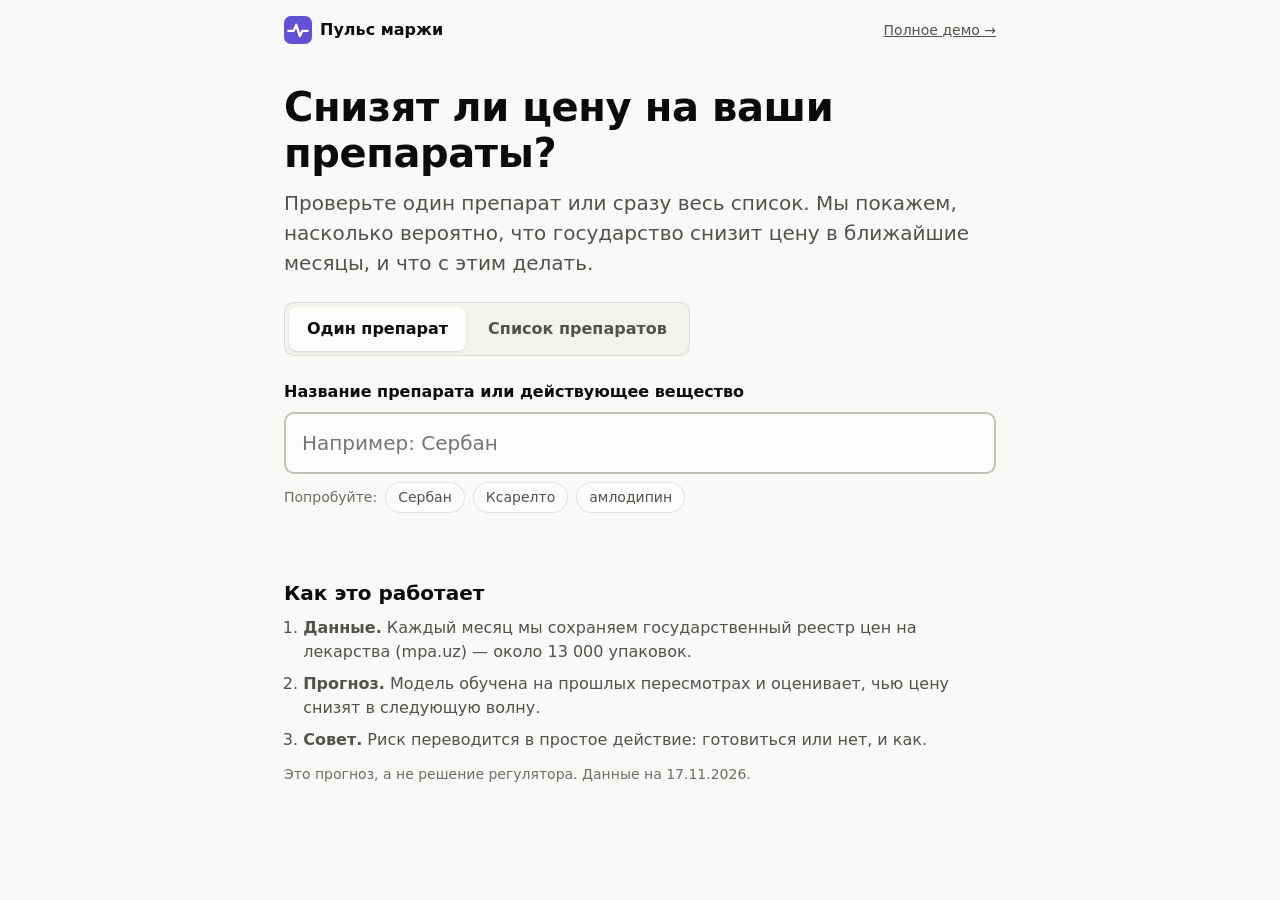
<file: web/check.html>
<!doctype html>
<html lang="ru">
<head>
  <meta charset="utf-8">
  <meta name="viewport" content="width=device-width, initial-scale=1">
  <meta http-equiv="Content-Security-Policy" content="default-src 'self'; script-src 'self'; style-src 'self'; img-src 'self' data:; connect-src 'self'; object-src 'none'; base-uri 'self'; form-action 'self'">
  <meta name="description" content="Проверьте, снизят ли цену на ваш препарат: прогноз пересмотра цен по госреестру Узбекистана">
  <title>Проверить препарат — Пульс маржи</title>
  <link rel="icon" href="data:image/svg+xml,%3Csvg xmlns='http://www.w3.org/2000/svg' viewBox='0 0 32 32'%3E%3Crect width='32' height='32' rx='8' fill='%236250d6'/%3E%3Cpath d='M5 17h6l3-7 4 13 3-6h6' fill='none' stroke='white' stroke-width='2.6' stroke-linecap='round' stroke-linejoin='round'/%3E%3C/svg%3E">
  <link rel="stylesheet" href="ds/tokens.css">
  <link rel="stylesheet" href="ds/components.css">
  <link rel="stylesheet" href="css/check.css">
  <script type="module" src="js/check.js"></script>
</head>
<body>
<header class="ck-top">
  <a class="ck-brand" href="check.html">
    <svg viewBox="0 0 32 32" aria-hidden="true"><rect width="32" height="32" rx="8" class="ck-logo"/><path d="M5 17h6l3-7 4 13 3-6h6" fill="none" stroke="#fff" stroke-width="2.6" stroke-linecap="round" stroke-linejoin="round"/></svg>
    Пульс маржи
  </a>
  <a class="ck-link" href="index.html">Полное демо →</a>
</header>

<main class="ck-main">
  <section class="ck-hero" aria-labelledby="ck-h1">
    <h1 id="ck-h1">Снизят ли цену на ваши препараты?</h1>
    <p class="ck-lead">Проверьте один препарат или сразу весь список. Мы покажем, насколько вероятно,
      что государство снизит цену в ближайшие месяцы, и что с этим делать.</p>

    <div class="ck-tabs" role="tablist" aria-label="Что проверить">
      <button type="button" role="tab" id="tab-one" aria-controls="panel-one" aria-selected="true">Один препарат</button>
      <button type="button" role="tab" id="tab-list" aria-controls="panel-list" aria-selected="false">Список препаратов</button>
    </div>

    <div id="panel-one" role="tabpanel" aria-labelledby="tab-one">
      <label class="ck-label" for="ck-q">Название препарата или действующее вещество</label>
      <input id="ck-q" class="ck-input" type="search" autocomplete="off" spellcheck="false"
             placeholder="Например: Сербан" aria-describedby="ck-examples" aria-controls="ck-results">
      <p class="ck-examples" id="ck-examples">Попробуйте:
        <button type="button" class="ck-example">Сербан</button>
        <button type="button" class="ck-example">Ксарелто</button>
        <button type="button" class="ck-example">амлодипин</button>
      </p>
      <p class="ck-status" id="ck-status" role="status" aria-live="polite"></p>
      <ul class="ck-results" id="ck-results"></ul>
    </div>

    <div id="panel-list" role="tabpanel" aria-labelledby="tab-list" hidden>
      <label class="ck-label" for="ck-list">Список препаратов — по одному в строке, дозировку можно добавить в конце</label>
      <textarea id="ck-list" class="ck-input ck-textarea" rows="7" spellcheck="false"
                placeholder="Сербан 20 мг&#10;Ксарелто&#10;амлодипин 5"></textarea>
      <div class="ck-file">
        <label class="btn" for="ck-file">Загрузить файл</label>
        <input id="ck-file" type="file" accept=".xlsx,.csv,.txt" class="sr-only">
        <span class="note">Excel, CSV или TXT: названия в первом столбце, дозировка — во втором (необязательно). До 200 строк.</span>
      </div>
      <button type="button" class="btn btn-primary ck-run" id="ck-run">Проверить список</button>
      <p class="ck-status" id="ck-list-status" role="status" aria-live="polite"></p>
      <div id="ck-batch"></div>
    </div>
  </section>

  <section class="ck-card" id="ck-card" hidden aria-live="polite"></section>

  <section class="ck-how" aria-labelledby="ck-how-h">
    <h2 id="ck-how-h">Как это работает</h2>
    <ol>
      <li><b>Данные.</b> Каждый месяц мы сохраняем государственный реестр цен на лекарства (mpa.uz) — около 13 000 упаковок.</li>
      <li><b>Прогноз.</b> Модель обучена на прошлых пересмотрах и оценивает, чью цену снизят в следующую волну.</li>
      <li><b>Совет.</b> Риск переводится в простое действие: готовиться или нет, и как.</li>
    </ol>
    <p class="note">Это прогноз, а не решение регулятора. Данные на 17.11.2026.</p>
  </section>
</main>
</body>
</html>
</file>
<file: web/ds/tokens.css>
/* Пульс маржи — токены дизайн-системы.
 *
 * Цвет кодирует смысл, а не украшает: один и тот же цвет значит одно и то же на всех экранах.
 *   --c-usd     синий    затраты и цены в долларах
 *   --c-uzs     песочный затраты в сумах
 *   --c-ours    фиолетовый наш препарат и наш план
 *   --c-alt     оранжевый «готовиться»: вероятность пересмотра выше порога
 *   --c-loss    красный  убыток, пересмотр, снижение цены   (статус, всегда с иконкой и подписью)
 *   --c-good    зелёный  то, что останется после пересмотра (статус, всегда с иконкой и подписью)
 *   --c-warn    жёлтый   то, что может уйти в потолок       (статус, всегда с иконкой и подписью)
 *
 * Палитра проверена на различимость при дальтонизме (ΔE OKLab ≥ 8) и контраст, отдельно
 * для светлой и тёмной темы. Песочный на светлом фоне ниже 3:1 — поэтому у него всегда есть
 * подпись и таблица (WCAG 2.2, 1.4.11).
 */
:root {
  color-scheme: light;
  --page: #f9f9f7;
  --surface: #fcfcfb;
  --surface-2: #f3f2ee;
  --ink: #0b0b0b;
  --ink-2: #52514e;
  --ink-3: #6f6d68;
  --grid: #e1e0d9;
  --axis: #c3c2b7;
  --line-muted: #b9b7ae;
  --border: rgba(11, 11, 11, 0.10);
  --shadow: 0 1px 2px rgba(11, 11, 11, 0.06), 0 8px 24px rgba(11, 11, 11, 0.06);

  --c-usd: #2a78d6;
  --c-usd-wash: rgba(42, 120, 214, 0.12);
  --c-uzs: #eda100;
  --c-uzs-wash: rgba(237, 161, 0, 0.14);
  --c-ours: #6250d6;
  --c-ours-wash: rgba(98, 80, 214, 0.12);
  --c-alt: #eb6834;
  --c-loss: #d03b3b;
  --c-loss-wash: rgba(208, 59, 59, 0.12);
  --c-good: #0ca30c;
  --c-good-text: #006300;
  --c-warn: #fab219;
  --c-warn-text: #8a5a00;
  --on-fill: #ffffff;
  --on-fill-light: #0b0b0b;

  --font: system-ui, -apple-system, "Segoe UI", Roboto, "Helvetica Neue", Arial, sans-serif;
  --fs-xs: 12px;
  --fs-sm: 14px;
  --fs-md: 16px;
  --fs-lg: 20px;
  --fs-xl: 28px;
  --fs-2xl: clamp(28px, 3.2vw, 44px);
  --fs-hero: clamp(44px, 5.4vw, 76px);

  --sp-1: 4px;
  --sp-2: 8px;
  --sp-3: 12px;
  --sp-4: 16px;
  --sp-5: 24px;
  --sp-6: 32px;
  --sp-7: 48px;
  --sp-8: 64px;

  --r-sm: 6px;
  --r-md: 10px;
  --r-lg: 16px;
  --r-pill: 999px;

  --focus: 0 0 0 3px var(--surface), 0 0 0 5px var(--c-ours);
  --ease: cubic-bezier(.2, .7, .2, 1);
  --dur: 240ms;
}

@media (prefers-color-scheme: dark) {
  :root:where(:not([data-theme="light"])) {
    color-scheme: dark;
    --page: #0d0d0d;
    --surface: #1a1a19;
    --surface-2: #232321;
    --ink: #f0efec;
    --ink-2: #c3c2b7;
    --ink-3: #9d9b93;
    --grid: #2c2c2a;
    --axis: #383835;
    --line-muted: #4a4945;
    --border: rgba(255, 255, 255, 0.10);
    --shadow: 0 1px 2px rgba(0, 0, 0, 0.4), 0 8px 24px rgba(0, 0, 0, 0.3);
    --c-usd: #3987e5;
    --c-usd-wash: rgba(57, 135, 229, 0.16);
    --c-uzs: #c98500;
    --c-uzs-wash: rgba(201, 133, 0, 0.18);
    --c-ours: #9085e9;
    --c-ours-wash: rgba(144, 133, 233, 0.16);
    --c-alt: #d95926;
    --c-loss: #e05252;
    --c-loss-wash: rgba(224, 82, 82, 0.16);
    --c-good: #0ca30c;
    --c-good-text: #3ec43e;
    --c-warn: #fab219;
    --c-warn-text: #fab219;
  }
}

:root[data-theme="dark"] {
  color-scheme: dark;
  --page: #0d0d0d;
  --surface: #1a1a19;
  --surface-2: #232321;
  --ink: #f0efec;
  --ink-2: #c3c2b7;
  --ink-3: #9d9b93;
  --grid: #2c2c2a;
  --axis: #383835;
  --line-muted: #4a4945;
  --border: rgba(255, 255, 255, 0.10);
  --shadow: 0 1px 2px rgba(0, 0, 0, 0.4), 0 8px 24px rgba(0, 0, 0, 0.3);
  --c-usd: #3987e5;
  --c-usd-wash: rgba(57, 135, 229, 0.16);
  --c-uzs: #c98500;
  --c-uzs-wash: rgba(201, 133, 0, 0.18);
  --c-ours: #9085e9;
  --c-ours-wash: rgba(144, 133, 233, 0.16);
  --c-alt: #d95926;
  --c-loss: #e05252;
  --c-loss-wash: rgba(224, 82, 82, 0.16);
  --c-good: #0ca30c;
  --c-good-text: #3ec43e;
  --c-warn: #fab219;
  --c-warn-text: #fab219;
}

@media (prefers-reduced-motion: reduce) {
  :root { --dur: 0ms; }
}
</file>
<file: web/ds/components.css>
/* Пульс маржи — компоненты. Только токены из tokens.css, никаких «сырых» цветов. */
*, *::before, *::after { box-sizing: border-box; }
html, body { margin: 0; }
body {
  background: var(--page);
  color: var(--ink);
  font: 400 var(--fs-md)/1.5 var(--font);
  -webkit-font-smoothing: antialiased;
}
h1, h2, h3, p { margin: 0; }
button, input, select { font: inherit; color: inherit; }
:focus-visible { outline: none; box-shadow: var(--focus); border-radius: var(--r-sm); }
.sr-only { position: absolute; width: 1px; height: 1px; overflow: hidden; clip: rect(0 0 0 0); white-space: nowrap; }
.num { font-variant-numeric: tabular-nums; }

/* --- типографика --- */
.kicker { font-size: var(--fs-sm); font-weight: 600; letter-spacing: .04em; text-transform: uppercase; color: var(--ink-3); }
.title { font-size: var(--fs-2xl); font-weight: 650; line-height: 1.15; letter-spacing: -.01em; text-wrap: balance; }
.lead { font-size: var(--fs-lg); color: var(--ink-2); line-height: 1.45; text-wrap: pretty; }
.note { font-size: var(--fs-sm); color: var(--ink-3); }
.hero { font-size: var(--fs-hero); font-weight: 650; line-height: 1; letter-spacing: -.02em; }
.hero small { font-size: .38em; font-weight: 500; color: var(--ink-2); letter-spacing: 0; }

/* --- карточка --- */
.card {
  background: var(--surface);
  border: 1px solid var(--border);
  border-radius: var(--r-lg);
  box-shadow: var(--shadow);
  padding: var(--sp-5);
  min-width: 0;
}
.card-head { display: flex; align-items: baseline; justify-content: space-between; gap: var(--sp-3); margin-bottom: var(--sp-4); flex-wrap: wrap; }
.card-title { font-size: var(--fs-md); font-weight: 600; }

/* --- плитки показателей --- */
.stats { display: grid; grid-template-columns: repeat(auto-fit, minmax(min(150px, 100%), 1fr)); gap: var(--sp-3); }
.stat { background: var(--surface); border: 1px solid var(--border); border-radius: var(--r-md); padding: var(--sp-3) var(--sp-4); }
.stat-label { font-size: var(--fs-sm); color: var(--ink-2); }
.stat { min-width: 0; }
.stat-value { font-size: clamp(20px, 2vw, var(--fs-xl)); font-weight: 650; line-height: 1.2; }
.stat-delta { font-size: var(--fs-sm); color: var(--ink-3); }
.stat-from { color: var(--ink-3); font-weight: 500; font-size: .7em; }

/* --- статус числа: факт / оценка / демо (ALCOA+: у каждой цифры есть происхождение) --- */
.prov { display: inline-flex; align-items: center; gap: 6px; font-size: var(--fs-xs); color: var(--ink-3); white-space: nowrap; }
.prov::before { content: ""; width: 9px; height: 9px; border-radius: 50%; border: 1.5px solid var(--ink-3); }
.prov[data-s="fact"]::before { background: var(--ink-3); }
.prov[data-s="estimate"]::before { background: linear-gradient(90deg, var(--ink-3) 50%, transparent 50%); }
.prov[data-s="demo"]::before { background: transparent; border-style: dashed; }

/* --- чипы-статусы: цвет только вместе с иконкой и словом --- */
.chip { display: inline-flex; align-items: center; gap: 6px; padding: 2px 10px; border-radius: var(--r-pill); font-size: var(--fs-xs); font-weight: 600; border: 1px solid var(--border); background: var(--surface-2); color: var(--ink-2); white-space: nowrap; }
.chip-good { color: var(--c-good-text); }
.chip-good::before { content: "✓"; }
.chip-warn { color: var(--c-warn-text); }
.chip-warn::before { content: "⚠"; }
.chip-loss { color: var(--c-loss); }
.chip-loss::before { content: "↓"; }
.chip-ours::before { content: ""; width: 8px; height: 8px; border-radius: 50%; background: var(--c-ours); }

/* --- кнопки --- */
.btn { display: inline-flex; align-items: center; gap: var(--sp-2); white-space: nowrap; padding: 8px 16px; border-radius: var(--r-md); border: 1px solid var(--border); background: var(--surface); cursor: pointer; font-weight: 600; font-size: var(--fs-sm); transition: background var(--dur) var(--ease); }
.btn:hover { background: var(--surface-2); }
.btn-primary { background: var(--ink); color: var(--page); border-color: transparent; }
.btn-primary:hover { background: var(--ink-2); }
.btn[aria-busy="true"] { opacity: .6; pointer-events: none; }
.icon-btn { width: 36px; height: 36px; padding: 0; justify-content: center; }

/* --- сегментный переключатель --- */
.seg { display: inline-flex; padding: 3px; gap: 2px; border-radius: var(--r-md); background: var(--surface-2); border: 1px solid var(--border); flex-wrap: wrap; }
.seg button { border: 0; background: transparent; padding: 5px 12px; border-radius: 7px; cursor: pointer; font-size: var(--fs-sm); font-weight: 600; color: var(--ink-2); }
.seg button[aria-pressed="true"] { background: var(--surface); color: var(--ink); box-shadow: 0 1px 2px rgba(0,0,0,.12); }

/* --- переключатель --- */
.switch { display: inline-flex; align-items: center; gap: var(--sp-2); cursor: pointer; font-size: var(--fs-sm); font-weight: 600; color: var(--ink-2); }
.switch input { appearance: none; width: 36px; height: 20px; border-radius: var(--r-pill); background: var(--axis); position: relative; cursor: pointer; transition: background var(--dur) var(--ease); margin: 0; }
.switch input::after { content: ""; position: absolute; top: 2px; left: 2px; width: 16px; height: 16px; border-radius: 50%; background: var(--surface); transition: transform var(--dur) var(--ease); }
.switch input:checked { background: var(--c-loss); }
.switch input:checked::after { transform: translateX(16px); }

/* --- ползунок --- */
.field { display: grid; gap: var(--sp-1); }
.field-label { display: flex; justify-content: space-between; gap: var(--sp-3); font-size: var(--fs-sm); color: var(--ink-2); font-weight: 600; }
.field-label output { color: var(--ink); font-variant-numeric: tabular-nums; }
input[type="range"] { width: 100%; accent-color: var(--c-ours); height: 28px; margin: 0; }

/* --- графики --- */
.chart { position: relative; width: 100%; min-height: 120px; }
.chart svg { display: block; width: 100%; height: auto; overflow: visible; }
.chart.loading { opacity: .45; transition: opacity var(--dur) var(--ease); }
.ax text, .lbl { font-size: 12px; fill: var(--ink-3); font-family: var(--font); font-variant-numeric: tabular-nums; }
.lbl-strong { font-size: 13px; fill: var(--ink); font-weight: 600; font-family: var(--font); }
.lbl-2 { font-size: 12px; fill: var(--ink-2); font-family: var(--font); }
.grid line { stroke: var(--grid); stroke-width: 1; }
.baseline { stroke: var(--axis); stroke-width: 1; }
.crosshair { stroke: var(--ink-3); stroke-width: 1; }
.ln { fill: none; stroke-width: 2; stroke-linejoin: round; stroke-linecap: round; }
.ln-muted { stroke: var(--line-muted); stroke-width: 1.25; }
.ln-muted.hot { stroke: var(--ink-2); stroke-width: 2; }
.ln-ours { stroke: var(--c-ours); stroke-width: 3; }
.ln-usd { stroke: var(--c-usd); }
.ln-loss { stroke: var(--c-loss); }
.ln-ink { stroke: var(--ink-3); }
.area-ours { fill: var(--c-ours-wash); }
.area-muted { fill: var(--surface-2); }
.area-loss { fill: var(--c-loss-wash); }
.mark-ours { fill: var(--c-ours); stroke: var(--surface); stroke-width: 2; }
.mark-loss { fill: var(--c-loss); stroke: var(--surface); stroke-width: 2; }
.mark-muted { fill: var(--line-muted); }
.mark-good { fill: var(--c-good); }
.mark-ink { fill: var(--ink-2); stroke: var(--surface); stroke-width: 2; }
.mark-hollow { fill: var(--surface); stroke: var(--ink-3); stroke-width: 2; }
.rule-loss { stroke: var(--c-loss); stroke-width: 1.5; }
.rule-ink { stroke: var(--ink-2); stroke-width: 1.5; }
.f-usd { fill: var(--c-usd); }
.f-uzs { fill: var(--c-uzs); }
.f-good { fill: var(--c-good); }
.f-loss { fill: var(--c-loss); }
.f-ours { fill: var(--c-ours); }
.f-alt { fill: var(--c-alt); }
.f-muted { fill: var(--line-muted); }
.t-on { fill: var(--on-fill); font-size: 13px; font-weight: 600; font-family: var(--font); }
.t-on-light { fill: var(--on-fill-light); font-size: 13px; font-weight: 600; font-family: var(--font); }
.hit { fill: transparent; cursor: crosshair; }

/* --- легенда --- */
.legend { display: flex; flex-wrap: wrap; gap: var(--sp-2) var(--sp-4); font-size: var(--fs-sm); color: var(--ink-2); }
.legend span { display: inline-flex; align-items: center; gap: 6px; }
.key { width: 12px; height: 12px; border-radius: 3px; display: inline-block; }
.key-line { width: 16px; height: 3px; border-radius: 2px; display: inline-block; }
.k-usd { background: var(--c-usd); } .k-uzs { background: var(--c-uzs); } .k-good { background: var(--c-good); }
.k-loss { background: var(--c-loss); } .k-ours { background: var(--c-ours); } .k-muted { background: var(--line-muted); }
.k-alt { background: var(--c-alt); } .k-ink { background: var(--ink-3); }

/* --- строки-полосы (HTML-бары) --- */
.bars { display: grid; gap: 6px; }
.bar-row { display: grid; grid-template-columns: minmax(120px, 38%) 1fr auto; align-items: center; gap: var(--sp-3); font-size: var(--fs-sm); padding: 2px 4px; border-radius: var(--r-sm); }
.bar-row:hover, .bar-row:focus-visible { background: var(--surface-2); }
.bar-row .name { color: var(--ink-2); overflow: hidden; text-overflow: ellipsis; white-space: nowrap; }
.bar-row .name b { color: var(--ink); }
.bar-row .val { color: var(--ink); font-variant-numeric: tabular-nums; font-weight: 600; text-align: right; min-width: 64px; }
.track { height: 16px; position: relative; }
.fill { position: absolute; left: 0; top: 0; bottom: 0; border-radius: 0 4px 4px 0; transition: width var(--dur) var(--ease); min-width: 2px; }
.fill.usd { background: var(--c-usd); } .fill.uzs { background: var(--c-uzs); } .fill.good { background: var(--c-good); }
.fill.loss { background: var(--c-loss); } .fill.ours { background: var(--c-ours); } .fill.alt { background: var(--c-alt); }
.fill.muted { background: var(--line-muted); }
.tick-mark { position: absolute; top: -3px; bottom: -3px; width: 2px; background: var(--ink-2); border-radius: 1px; }

/* --- всплывающая подсказка --- */
.tip { position: fixed; z-index: 50; pointer-events: none; background: var(--surface); color: var(--ink); border: 1px solid var(--border); box-shadow: var(--shadow); border-radius: var(--r-md); padding: 8px 12px; font-size: var(--fs-sm); max-width: 300px; opacity: 0; transform: translateY(4px); transition: opacity 120ms, transform 120ms; }
.tip.on { opacity: 1; transform: none; }
.tip .tv { font-weight: 650; font-size: var(--fs-md); }
.tip .tl { color: var(--ink-2); }
.tip .row { display: flex; align-items: center; gap: 8px; }

/* --- таблица (доступ к значениям без графика) --- */
details.tbl { margin-top: var(--sp-3); font-size: var(--fs-sm); }
details.tbl summary { cursor: pointer; color: var(--ink-3); width: max-content; }
details.tbl table { border-collapse: collapse; margin-top: var(--sp-2); width: 100%; }
details.tbl th, details.tbl td { text-align: left; padding: 4px 8px; border-bottom: 1px solid var(--grid); font-variant-numeric: tabular-nums; }
details.tbl th { color: var(--ink-2); font-weight: 600; }
.tbl-wrap { max-height: 260px; overflow: auto; }

/* --- список мер --- */
.actions { display: grid; gap: var(--sp-2); counter-reset: act; list-style: none; margin: 0; padding: 0; }
.action { display: grid; grid-template-columns: 28px minmax(0, 1fr) auto; gap: var(--sp-3); align-items: start; padding: var(--sp-3); border-radius: var(--r-md); background: var(--surface-2); }
.action::before { counter-increment: act; content: counter(act); width: 28px; height: 28px; border-radius: 50%; display: grid; place-items: center; background: var(--c-ours); color: var(--on-fill); font-weight: 700; font-size: var(--fs-sm); }
.action-text { font-weight: 600; }
.action-meta { font-size: var(--fs-sm); color: var(--ink-3); }
.action-eff { text-align: right; font-weight: 650; font-variant-numeric: tabular-nums; }
.action-eff > div { white-space: nowrap; }

.alert { padding: var(--sp-3) var(--sp-4); border-radius: var(--r-md); background: var(--c-loss-wash); color: var(--ink); font-size: var(--fs-sm); }
.alert::before { content: "⚠ "; color: var(--c-loss); font-weight: 700; }

/* в карточке: заголовок → легенда → график → таблица */
.card { display: flex; flex-direction: column; }
.card > .card-head { order: 0; }
.card > .legend { order: 1; margin-bottom: var(--sp-3); }
.card > .chart { order: 2; }

.formula { list-style: none; margin: 0; padding: 0; display: grid; gap: 4px; font-size: var(--fs-sm); }
.formula li { display: flex; justify-content: space-between; gap: var(--sp-3); padding: 6px 10px; border-radius: var(--r-sm); background: var(--surface-2); }

@media (max-width: 640px) {
  .action { grid-template-columns: 28px minmax(0, 1fr); }
  .action-eff { grid-column: 2; text-align: left; display: flex; gap: var(--sp-2); align-items: center; }
}
</file>
<file: web/css/check.css>
/* Страница «Проверить препарат»: одна колонка, крупный шрифт, минимум элементов. */
.ck-top { display: flex; justify-content: space-between; align-items: center; padding: var(--sp-4) var(--sp-5); max-width: 760px; margin: 0 auto; }
.ck-brand { display: inline-flex; align-items: center; gap: var(--sp-2); font-weight: 700; color: var(--ink); text-decoration: none; }
.ck-brand svg { width: 28px; height: 28px; }
.ck-logo { fill: var(--c-ours); }
.ck-link { color: var(--ink-2); font-size: var(--fs-sm); }
.ck-main { max-width: 760px; margin: 0 auto; padding: 0 var(--sp-5) var(--sp-8); display: grid; gap: var(--sp-6); }

.ck-hero h1 { font-size: clamp(28px, 4.5vw, 40px); line-height: 1.15; margin: var(--sp-5) 0 var(--sp-3); letter-spacing: -.01em; }
.ck-lead { font-size: var(--fs-lg); color: var(--ink-2); margin-bottom: var(--sp-5); }
.ck-label { display: block; font-weight: 600; margin-bottom: var(--sp-2); }
.ck-input { width: 100%; font-size: 20px; padding: 14px 16px; border-radius: var(--r-md); border: 2px solid var(--axis); background: var(--surface); color: var(--ink); }
.ck-input:focus { outline: none; border-color: var(--c-ours); box-shadow: 0 0 0 4px var(--c-ours-wash); }
.ck-examples { margin-top: var(--sp-2); color: var(--ink-3); font-size: var(--fs-sm); display: flex; flex-wrap: wrap; gap: var(--sp-2); align-items: center; }
.ck-example { border: 1px solid var(--border); background: var(--surface); border-radius: var(--r-pill); padding: 4px 12px; cursor: pointer; font-size: var(--fs-sm); color: var(--ink-2); }
.ck-example:hover { background: var(--surface-2); }
.ck-status { margin-top: var(--sp-3); color: var(--ink-3); font-size: var(--fs-sm); min-height: 1.5em; }

.ck-results { list-style: none; margin: 0; padding: 0; display: grid; gap: var(--sp-2); }
.ck-result { width: 100%; display: flex; justify-content: space-between; align-items: center; gap: var(--sp-3); text-align: left; padding: var(--sp-3) var(--sp-4); border-radius: var(--r-md); border: 1px solid var(--border); background: var(--surface); cursor: pointer; }
.ck-result:hover, .ck-result:focus-visible { border-color: var(--c-ours); }
.ck-result b { display: block; font-size: var(--fs-md); }
.ck-result span.sub { color: var(--ink-3); font-size: var(--fs-sm); }

/* уровень риска: цвет всегда вместе со словом и значком */
.risk { display: inline-flex; align-items: center; gap: 6px; padding: 4px 12px; border-radius: var(--r-pill); font-weight: 700; font-size: var(--fs-sm); white-space: nowrap; }
.risk::before { content: ""; width: 10px; height: 10px; border-radius: 50%; background: currentColor; }
.risk-high { color: var(--c-loss); background: var(--c-loss-wash); }
.risk-mid { color: var(--c-warn-text); background: color-mix(in srgb, var(--c-warn) 18%, transparent); }
.risk-low { color: var(--c-good-text); background: color-mix(in srgb, var(--c-good) 14%, transparent); }

.ck-card { background: var(--surface); border: 1px solid var(--border); border-radius: var(--r-lg); box-shadow: var(--shadow); padding: var(--sp-6); display: grid; gap: var(--sp-5); }
.ck-card h2 { font-size: var(--fs-xl); margin: 0; }
.ck-card .sub { color: var(--ink-3); margin-top: 4px; }
.ck-verdict { display: grid; gap: var(--sp-3); }
.ck-verdict .big { font-size: clamp(26px, 4vw, 34px); font-weight: 700; }
.ck-verdict .big.high { color: var(--c-loss); } .ck-verdict .big.mid { color: var(--c-warn-text); } .ck-verdict .big.low { color: var(--c-good-text); }

/* шкала из трёх зон с отметкой */
.scale { position: relative; display: grid; grid-template-columns: 1fr 1fr 1fr; gap: 3px; margin-top: var(--sp-2); }
.scale div { height: 12px; border-radius: 3px; }
.scale .z-low { background: color-mix(in srgb, var(--c-good) 35%, transparent); }
.scale .z-mid { background: color-mix(in srgb, var(--c-warn) 45%, transparent); }
.scale .z-high { background: color-mix(in srgb, var(--c-loss) 40%, transparent); }
.scale-labels { display: grid; grid-template-columns: 1fr 1fr 1fr; font-size: var(--fs-xs); color: var(--ink-3); margin-top: 4px; }
.scale-labels span:nth-child(2) { text-align: center; } .scale-labels span:nth-child(3) { text-align: right; }
.marker { position: absolute; top: -6px; width: 4px; height: 24px; border-radius: 2px; background: var(--ink); transform: translateX(-2px); }

.ck-todo { background: var(--c-ours-wash); border-radius: var(--r-md); padding: var(--sp-4); }
.ck-todo h3, .ck-block h3 { font-size: var(--fs-md); margin: 0 0 var(--sp-2); }
.ck-block ul { margin: 0; padding-left: 1.2em; display: grid; gap: var(--sp-2); }
.ck-compare { display: grid; gap: var(--sp-2); font-size: var(--fs-sm); }
.ck-compare .row { display: grid; grid-template-columns: minmax(150px, 40%) 1fr auto; gap: var(--sp-3); align-items: center; }
.ck-compare .bar { height: 12px; border-radius: 0 4px 4px 0; background: var(--line-muted); }
.ck-compare .bar.ours { background: var(--c-ours); }
.ck-facts { display: grid; grid-template-columns: repeat(auto-fit, minmax(min(200px, 100%), 1fr)); gap: var(--sp-2) var(--sp-4); margin: 0; }
.ck-facts dt { color: var(--ink-3); font-size: var(--fs-xs); }
.ck-facts dd { margin: 0; font-weight: 600; }
.ck-peers { list-style: none; margin: 0; padding: 0; display: grid; gap: 6px; }
.ck-peers button { width: 100%; display: flex; justify-content: space-between; gap: var(--sp-3); align-items: center; background: none; border: 0; border-bottom: 1px solid var(--grid); padding: 6px 0; cursor: pointer; text-align: left; color: var(--ink); }
.ck-peers button:hover { color: var(--c-ours); }
.ck-actions { display: flex; flex-wrap: wrap; gap: var(--sp-3); }
.ck-actions .btn { font-size: var(--fs-md); padding: 12px 20px; text-decoration: none; color: var(--ink); }
.ck-actions .btn-primary { color: var(--page); }
.ck-how { color: var(--ink-2); }
.ck-how h2 { font-size: var(--fs-lg); color: var(--ink); margin-bottom: var(--sp-2); }
.ck-how ol { padding-left: 1.2em; display: grid; gap: var(--sp-2); margin: 0 0 var(--sp-3); }

@media (max-width: 640px) {
  .ck-top, .ck-main { padding-left: var(--sp-4); padding-right: var(--sp-4); }
  .ck-card { padding: var(--sp-4); }
  .ck-result { flex-direction: column; align-items: flex-start; }
}

/* вкладки «Один препарат / Список» */
.ck-tabs { display: inline-flex; padding: 4px; gap: 4px; border-radius: var(--r-md); background: var(--surface-2); border: 1px solid var(--border); margin-bottom: var(--sp-5); }
.ck-tabs button { border: 0; background: transparent; padding: 10px 18px; border-radius: 8px; cursor: pointer; font-size: var(--fs-md); font-weight: 600; color: var(--ink-2); }
.ck-tabs button[aria-selected="true"] { background: var(--surface); color: var(--ink); box-shadow: 0 1px 2px rgba(0,0,0,.12); }
.ck-textarea { font-size: var(--fs-md); line-height: 1.5; resize: vertical; font-family: var(--font); }
.ck-file { display: flex; flex-wrap: wrap; align-items: center; gap: var(--sp-3); margin: var(--sp-3) 0; }
.ck-file label.btn { color: var(--ink); }
.ck-run { font-size: var(--fs-md); padding: 12px 24px; }
.ck-summary { display: flex; flex-wrap: wrap; gap: var(--sp-2); align-items: center; margin: var(--sp-4) 0 var(--sp-3); }
.ck-summary .count { font-weight: 700; margin-right: var(--sp-2); }
.ck-group { border: 1px solid var(--border); border-radius: var(--r-md); background: var(--surface); padding: var(--sp-3) var(--sp-4); margin-top: var(--sp-3); }
.ck-group h3 { font-size: var(--fs-md); margin: 0 0 var(--sp-2); }
.ck-group .ck-result { border: 0; border-top: 1px solid var(--grid); border-radius: 0; padding: var(--sp-2) 0; }
.ck-group .miss { color: var(--ink-2); margin: 0; }
.ck-group .miss::before { content: "ⓘ "; color: var(--ink-3); }
.ck-notfound { margin-top: var(--sp-3); padding: var(--sp-4); border-radius: var(--r-md); background: var(--surface-2); color: var(--ink); }
.ck-notfound b { display: block; margin-bottom: 4px; }

.ck-card[hidden], [hidden] { display: none !important; }
</file>
